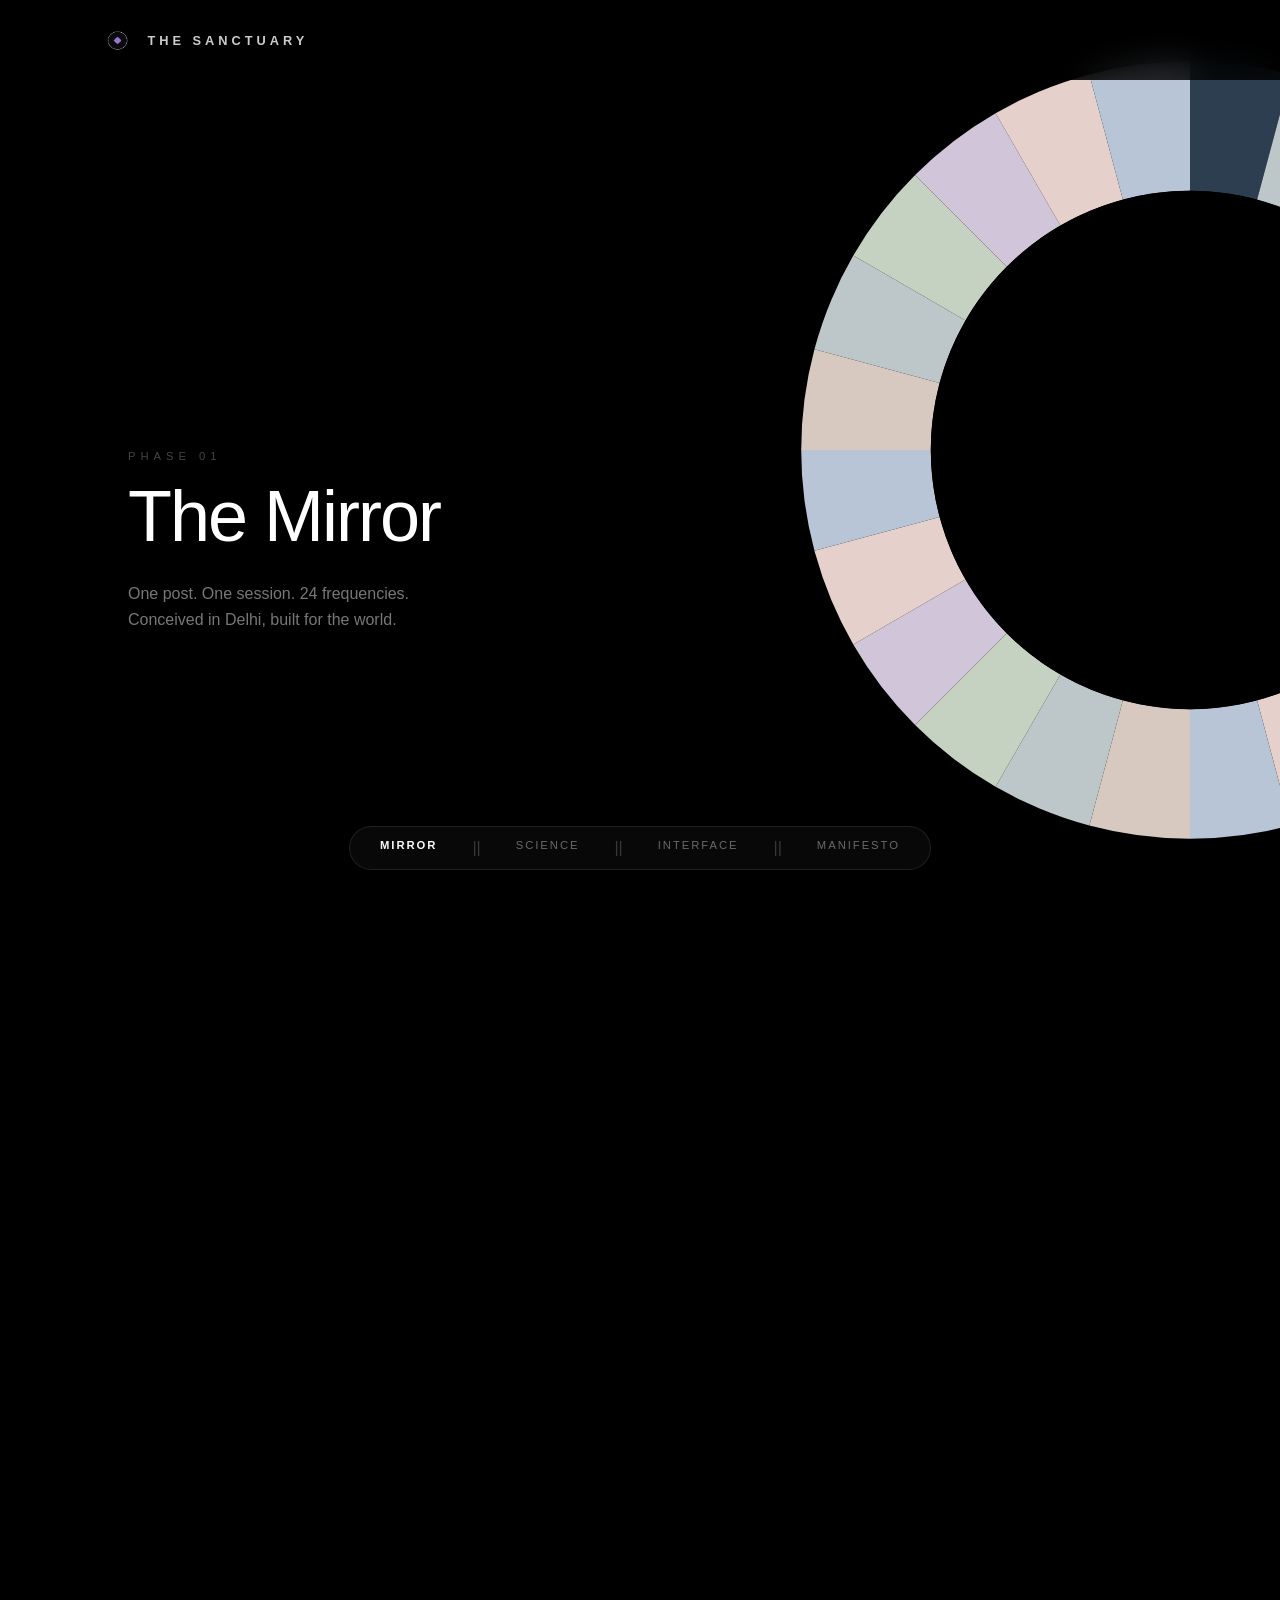
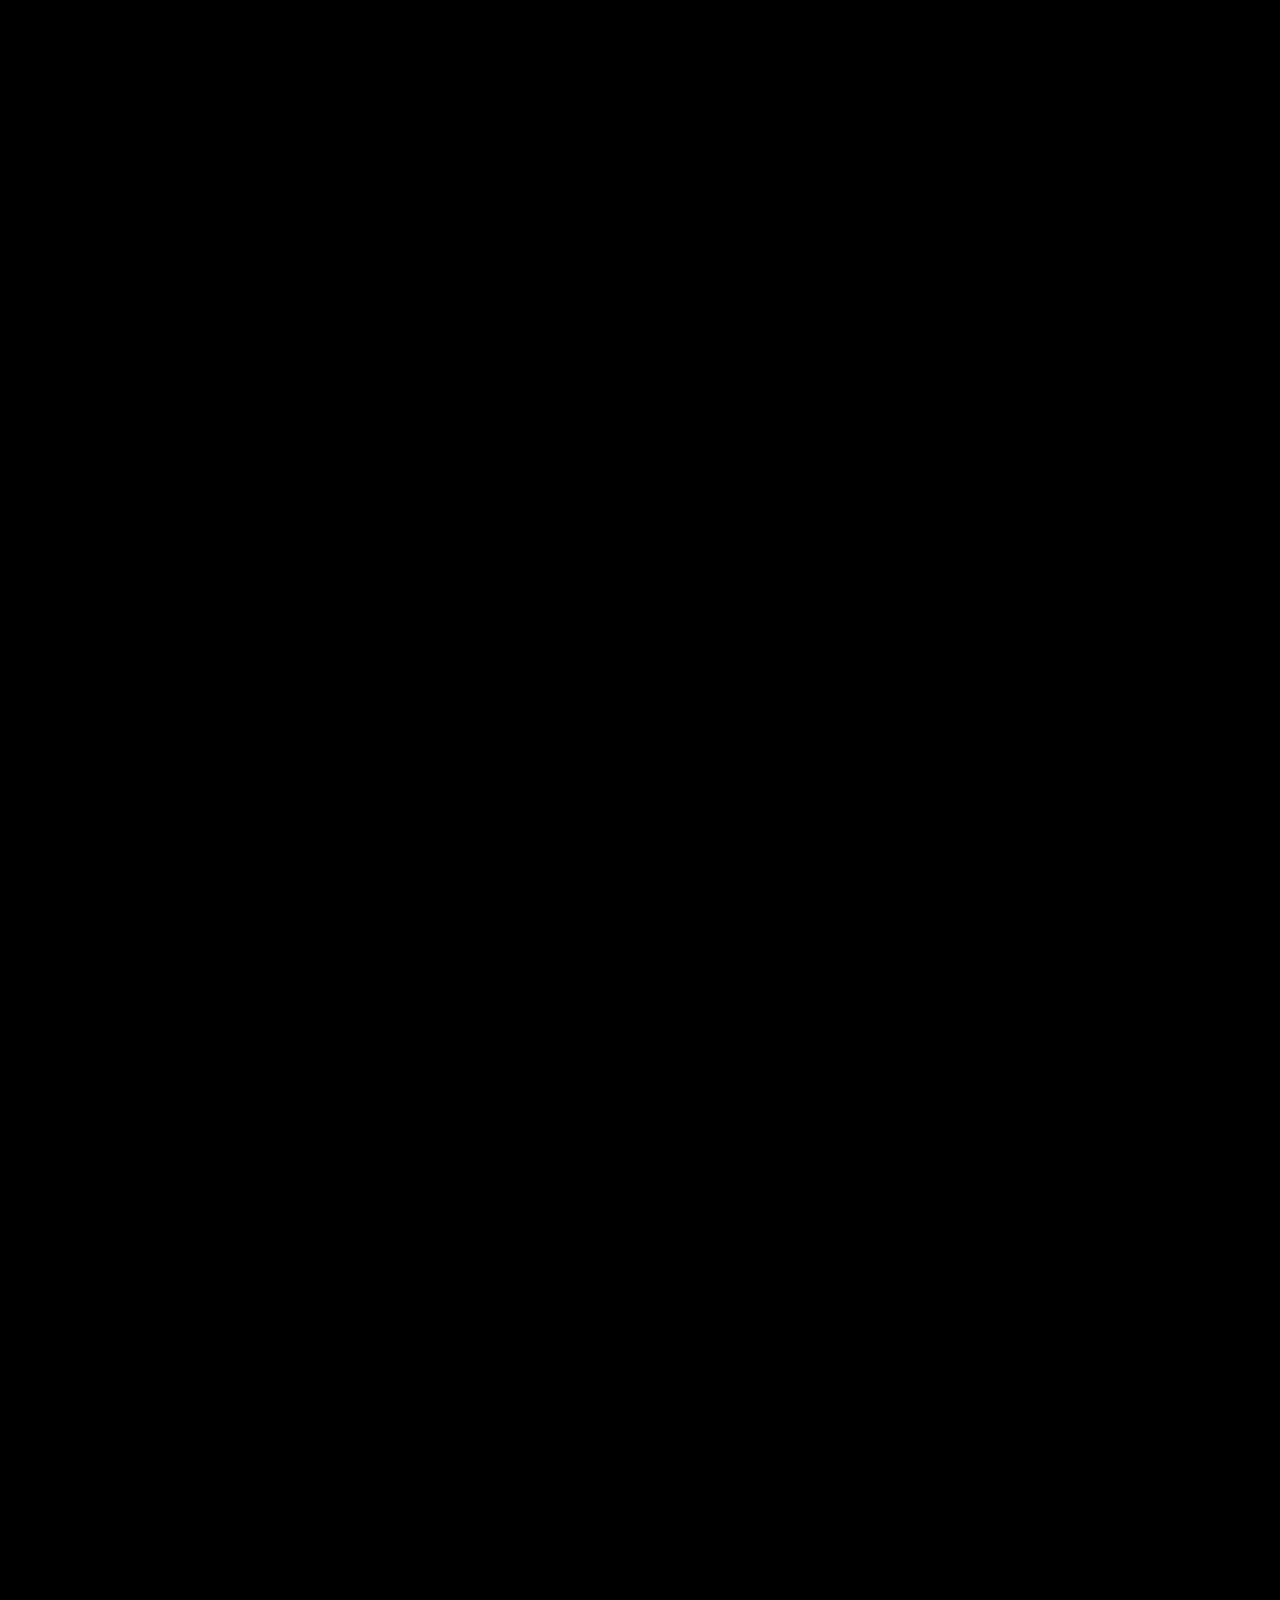
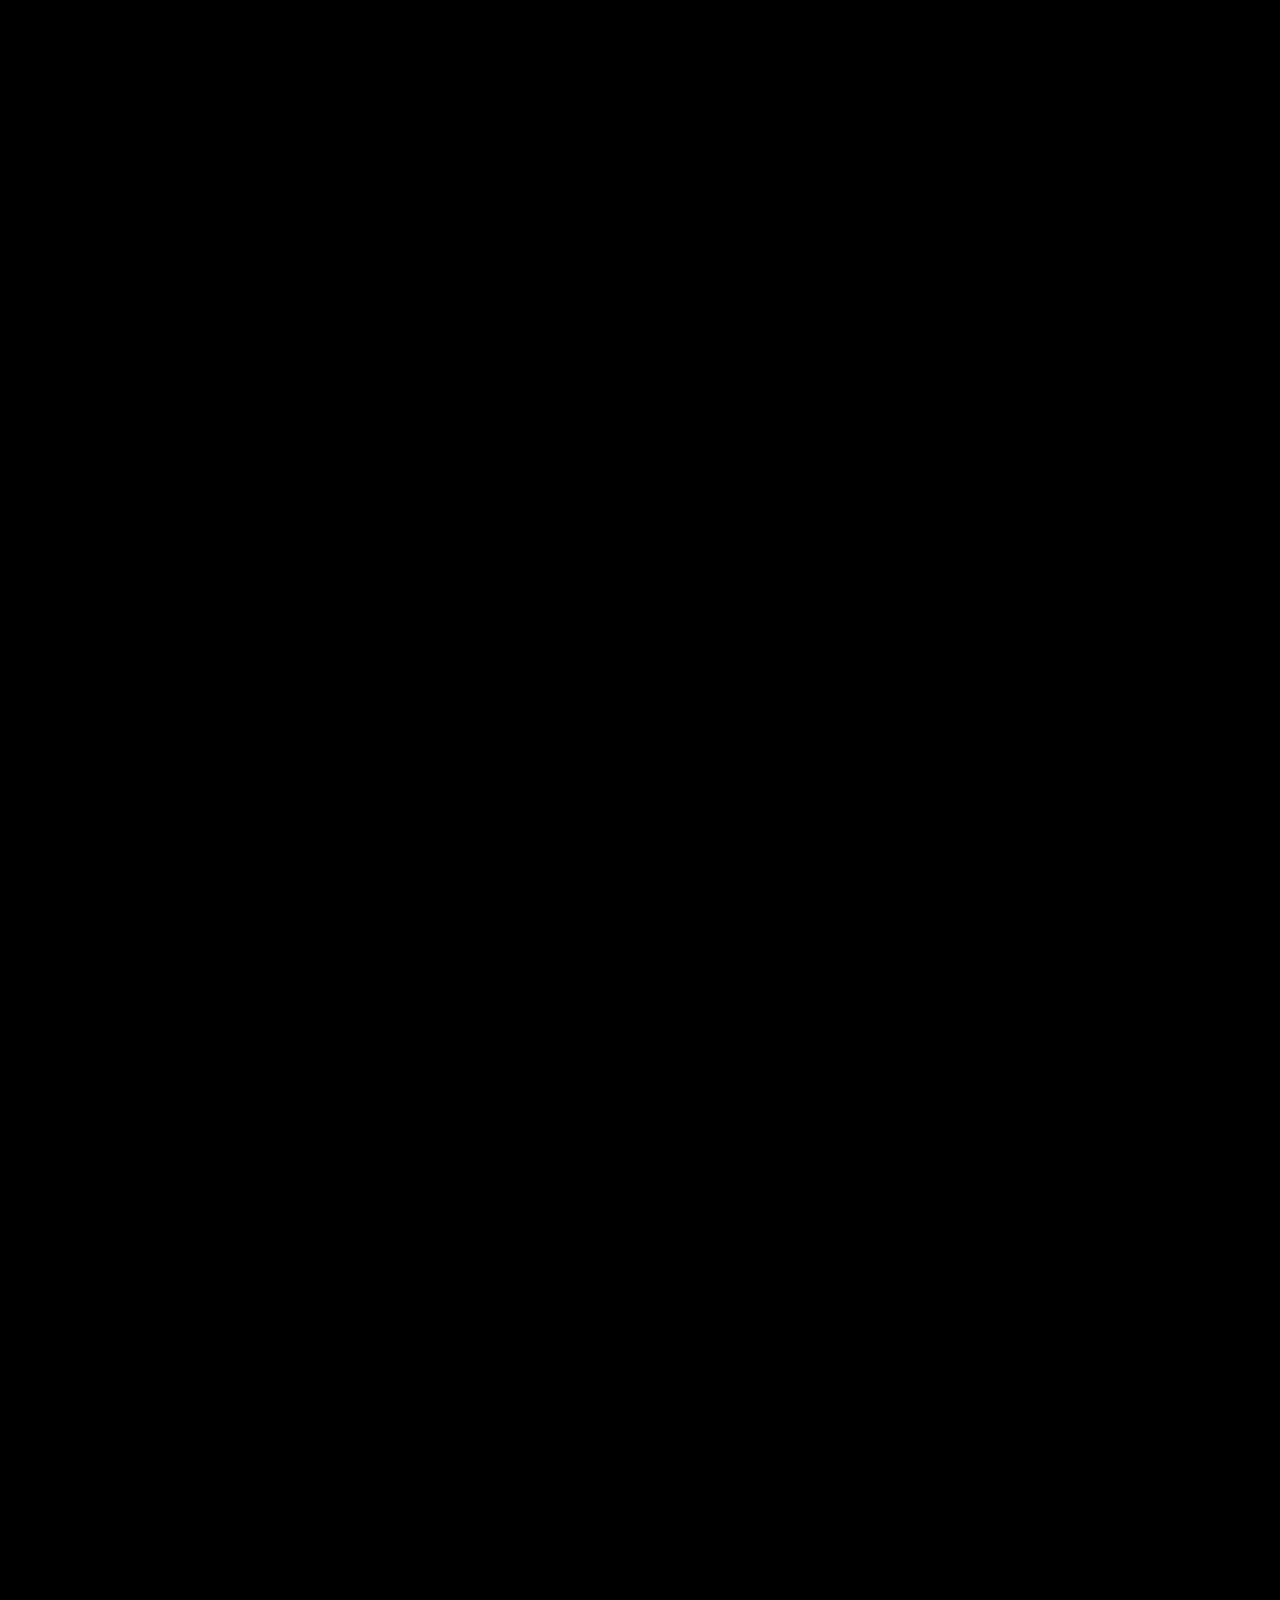
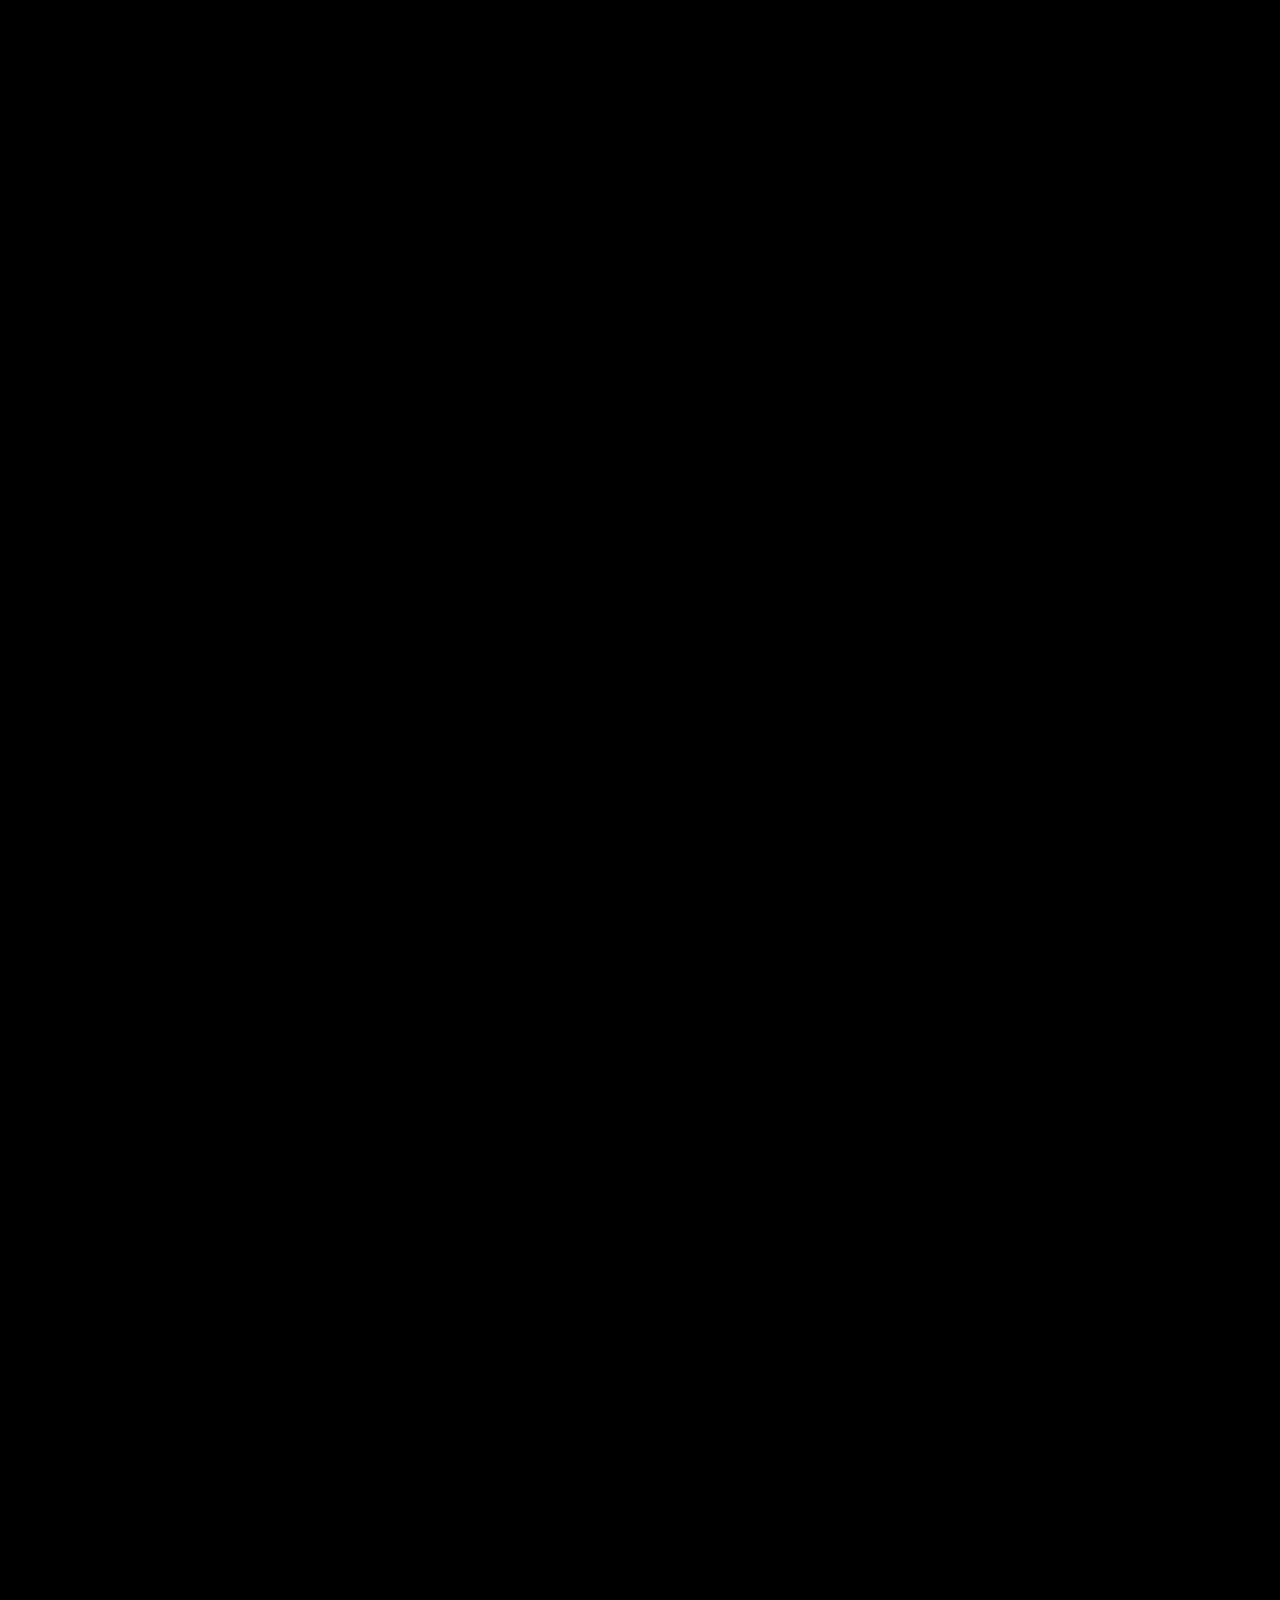
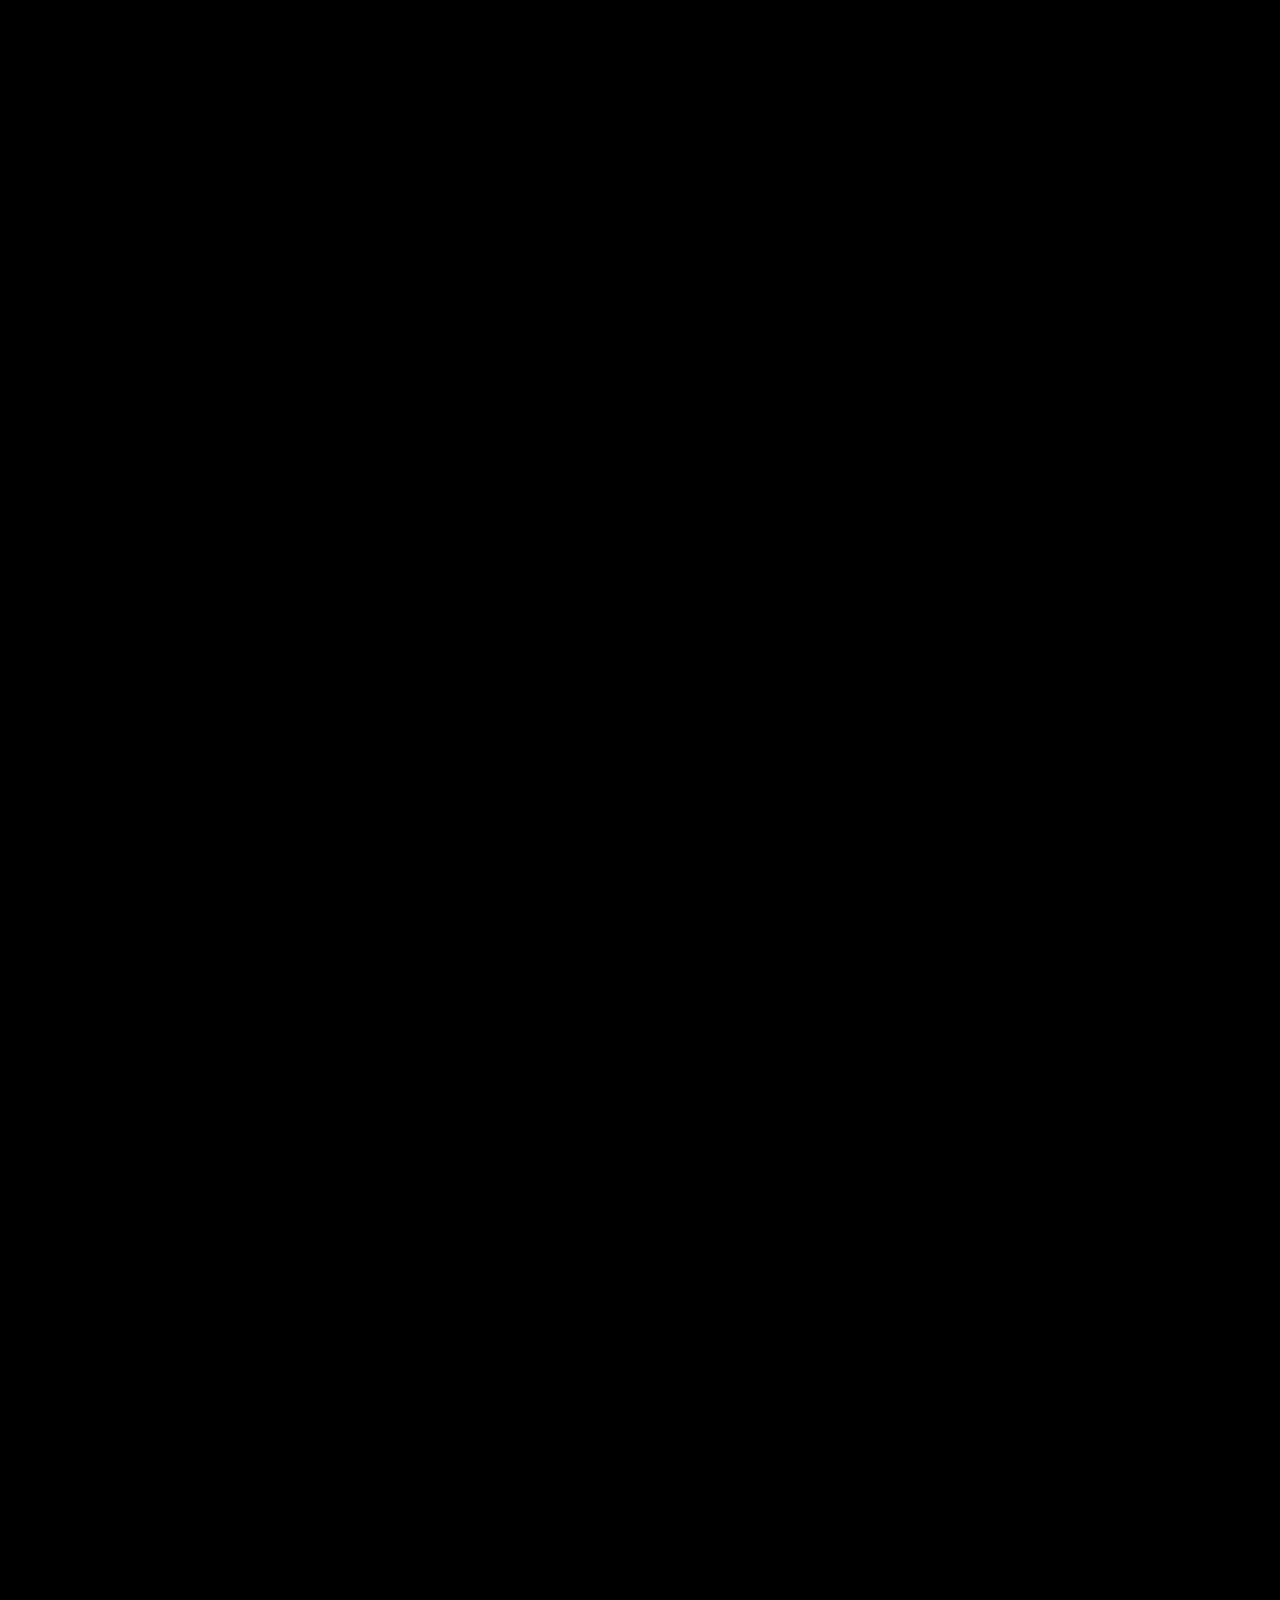
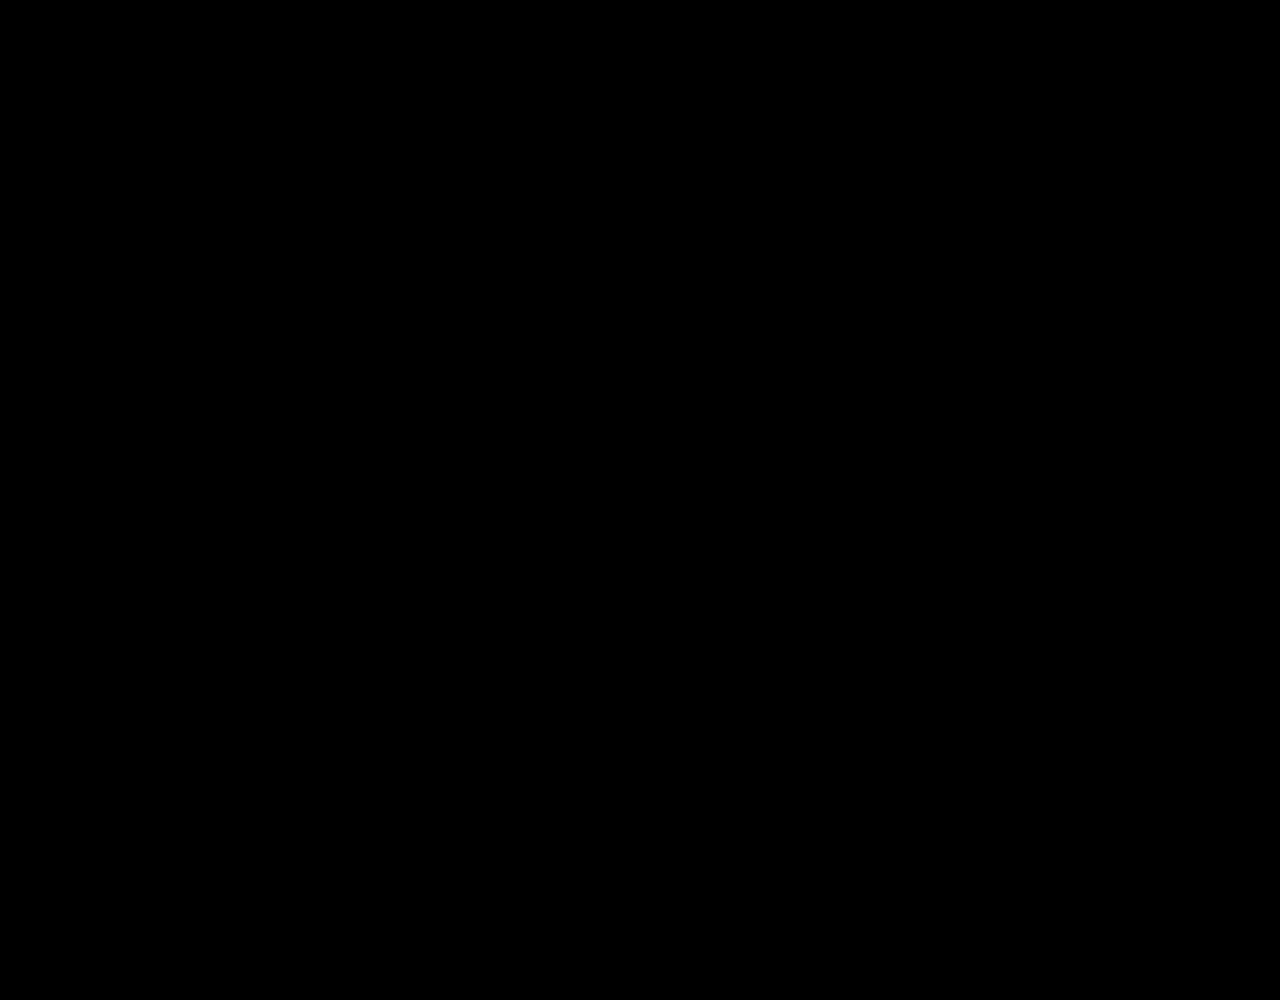
<file: index.html>
<!DOCTYPE html>
<html lang="en">
<head>
    <meta charset="UTF-8">
    <meta name="viewport" content="width=device-width, initial-scale=1.0, maximum-scale=1.0, user-scalable=no">
    <title>The Sanctuary</title>
    <link rel="icon" type="image/png" href="favicon.png">
    <link rel="apple-touch-icon" href="apple-touch-icon.png">
    <link rel="stylesheet" href="global.css">
    <script src="transitions.js" defer></script>
    <style>
        /* UI LAYER - GRANULAR FADING */
        #ui-layer { position: fixed; left: 10%; top: 50%; transform: translateY(-50%); width: 40%; z-index: 50; pointer-events: none; }
        .text-group { 
            position: absolute; width: 100%; top: 0; 
            transition: visibility 0.3s; /* Visibility still used for click-through stability */
            visibility: hidden; opacity: 0; 
            will-change: opacity, transform;
        }
        .text-group.visible { visibility: visible; }

        .label { font-size: 0.7rem; color: var(--muted); text-transform: uppercase; letter-spacing: 5px; margin-bottom: 15px; }
        .title { font-size: clamp(3rem, 7vw, 4.5rem); font-weight: 200; margin: 0; letter-spacing: -2px; line-height: 1.1; }
        .desc { margin-top: 25px; color: #777; font-size: 1rem; line-height: 1.6; max-width: 350px; font-weight: 300; }

        /* THE DONUT TICKER RIG */
        #ticker-rig { position: fixed; right: -35vh; top: 50%; transform: translateY(-50%); width: 90vh; height: 90vh; z-index: 10; pointer-events: none; }
        #donut-svg { width: 100%; height: 100%; filter: drop-shadow(-20px 10px 40px rgba(0,0,0,0.5)); will-change: transform; }
        .segment { stroke: rgba(255,255,255,0.02); stroke-width: 0.3; transition: fill 0.3s ease; }

        .scroll-space { height: 1000vh; }

        /* FINAL SECTION */
        #final-section { height: 100vh; width: 100%; display: flex; align-items: center; justify-content: center; position: fixed; top: 0; left: 0; z-index: 30; opacity: 0; pointer-events: none; }
        .final-title { font-weight: 200; font-size: 2.2rem; margin: 0; letter-spacing: -1px; }
        .final-label { color: #555; font-size: 0.85rem; margin-top: 10px; }
        .cta { background: #D1A57A; color: #000; border: none; padding: 15px 40px; margin-top: 25px; font-weight: 600; border-radius: 2px; cursor: pointer; pointer-events: all; }

        /* MOBILE OPTIMIZATIONS */
        @media (max-width: 768px) {
            #ui-layer { position: fixed; top: 44%; right: 8vw; left: auto; width: 60vw; transform: translateY(-50%); text-align: right; z-index: 100; pointer-events: none; }
            .text-group { top: 0; transform: none; display: flex; flex-direction: column; align-items: flex-end; }
            .desc { margin-left: auto; margin-right: 0; text-align: right; text-shadow: 0 2px 15px rgba(0,0,0,0.9); }
            .title { text-align: right; text-shadow: 0 4px 20px rgba(0,0,0,0.9); line-height: 1; font-size: clamp(2rem, 10vw, 3.2rem); }
            .label { text-align: right; text-shadow: 0 2px 10px rgba(0,0,0,0.9); }
            #ticker-rig { position: fixed; top: 50%; right: -35vw; bottom: auto; transform: translateY(-50%); width: 130vw; height: 130vw; z-index: 50; }
        }
    </style>
</head>
<body>
    <div class="grain"></div>

    <a href="index.html" id="top-gateway">
        <img src="Unknown.png" alt="Sanctuary Logo">
        <span id="gateway-title">THE SANCTUARY</span>
    </a>

    <nav>
        <a href="index.html" class="active">MIRROR</a> <span style="opacity:0.2">||</span>
        <a href="science.html">SCIENCE</a> <span style="opacity:0.2">||</span>
        <a href="interface.html">INTERFACE</a> <span style="opacity:0.2">||</span>
        <a href="manifesto.html">MANIFESTO</a>
    </nav>

    <main>
    <div id="ui-layer">
        <div id="hero-text" class="text-group visible" style="opacity: 1;">
            <div class="label">Phase 01</div>
            <h1 class="title">The Mirror</h1>
            <p class="desc">One post. One session. 24 frequencies. Conceived in Delhi, built for the world.</p>
        </div>
        <div id="ticker-text" class="text-group">
            <div id="freq-num" class="label">Frequency 01/24</div>
            <h1 id="active-cat" class="title">Science</h1>
        </div>
    </div>

    <div class="scroll-space"></div>

    <section id="final-section">
        <div style="text-align:center;">
            <h1 class="final-title">Enter the Sanctuary</h1>
            <p class="final-label">Global Beta now rolling.</p>
            <button class="cta" data-tally-open="7R9RWa" data-tally-layout="modal">Request Access</button>
        </div>
    </section>

    <div id="ticker-rig">
        <svg id="donut-svg" viewBox="0 0 100 100" aria-hidden="true">
            <g id="segments-group"></g>
            <circle cx="50" cy="50" r="32" fill="black" /> 
        </svg>
    </div>
    </main>

    <script>
        const segmentsGroup = document.getElementById('segments-group');
        const donutSvg = document.getElementById('donut-svg');
        const hero = document.getElementById('hero-text');
        const ticker = document.getElementById('ticker-text');
        const activeCat = document.getElementById('active-cat');
        const freqNum = document.getElementById('freq-num');
        const tickerRig = document.getElementById('ticker-rig');
        const finalSection = document.getElementById('final-section');

        const colors = ['#D8C9C0', '#BDC7C9', '#C5D1C1', '#D1C5D9', '#E5D0CC', '#B8C5D6'];
        const categories = ["Science", "Philosophy", "Art", "History", "Nature", "Literature", "Mindfulness", "Economics", "Music", "Tech", "Wellness", "Design", "Astronomy", "Sociology", "Poetry", "Biology", "Physics", "Ethics", "Psychology", "Space", "Geography", "Math", "Culture", "Silence"];
        const paths = [];

        for (let i = 0; i < 24; i++) {
            const path = document.createElementNS("http://www.w3.org/2000/svg", "path");
            path.setAttribute("d", describeArc(50, 50, 48, 32, i * 15, (i + 1) * 15));
            path.setAttribute("fill", colors[i % colors.length]);
            segmentsGroup.appendChild(path);
            paths.push(path);
        }

        function describeArc(x, y, r, ir, start, end){
            const s = polToCar(x, y, r, end), e = polToCar(x, y, r, start), si = polToCar(x, y, ir, end), ei = polToCar(x, y, ir, start);
            return [`M`,s.x,s.y,`A`,r,r,0,0,0,e.x,e.y,`L`,ei.x,ei.y,`A`,ir,ir,0,0,1,si.x,si.y,`Z`].join(" ");
        }
        function polToCar(cx, cy, r, deg) { const rad = (deg - 90) * Math.PI / 180.0; return { x: cx + (r * Math.cos(rad)), y: cy + (r * Math.sin(rad)) }; }

        function render() {
            const scrollY = window.pageYOffset;
            const maxScroll = document.documentElement.scrollHeight - window.innerHeight;
            const pct = Math.max(0, Math.min(1, scrollY / maxScroll));

            const curRot = pct * 360;
            donutSvg.style.transform = `rotate(${curRot}deg)`;

            const activeIndex = Math.floor(curRot / 15) % 24;
            if (window.lastActiveIndex !== activeIndex) {
                paths.forEach((p, i) => p.setAttribute("fill", i === activeIndex ? '#2D3E50' : colors[i % colors.length]));
                activeCat.innerText = categories[activeIndex];
                freqNum.innerText = `Frequency ${String(activeIndex + 1).padStart(2, '0')}/24`;
                window.lastActiveIndex = activeIndex;
            }

            // GRANULAR FADING ENGINE
            // 1. Hero Text Fade Out (0% to 10%)
            if (pct < 0.1) {
                const opacity = 1 - (pct / 0.1);
                hero.style.opacity = opacity;
                hero.classList.add('visible');
                ticker.style.opacity = pct / 0.1;
                ticker.classList.add('visible');
                tickerRig.style.opacity = 1;
                finalSection.style.opacity = 0;
            } 
            // 2. Ticker Text Peak (10% to 80%)
            else if (pct >= 0.1 && pct < 0.8) {
                hero.style.opacity = 0;
                hero.classList.remove('visible');
                ticker.style.opacity = 1;
                ticker.classList.add('visible');
                tickerRig.style.opacity = 1;
                finalSection.style.opacity = 0;
            } 
            // 3. Ticker Out / Final In (80% to 100%)
            else {
                const fadeOut = 1 - ((pct - 0.8) / 0.2);
                const fadeIn = (pct - 0.8) / 0.2;
                hero.classList.remove('visible');
                ticker.style.opacity = fadeOut;
                tickerRig.style.opacity = fadeOut;
                finalSection.style.opacity = fadeIn;
                if (pct > 0.95) {
                    finalSection.style.pointerEvents = "all";
                    ticker.classList.remove('visible');
                } else {
                    finalSection.style.pointerEvents = "none";
                    ticker.classList.add('visible');
                }
            }

            requestAnimationFrame(render);
        }
        render();
    </script>
    <script async src="https://tally.so/widgets/embed.js"></script>
</body>
</html>
</file>
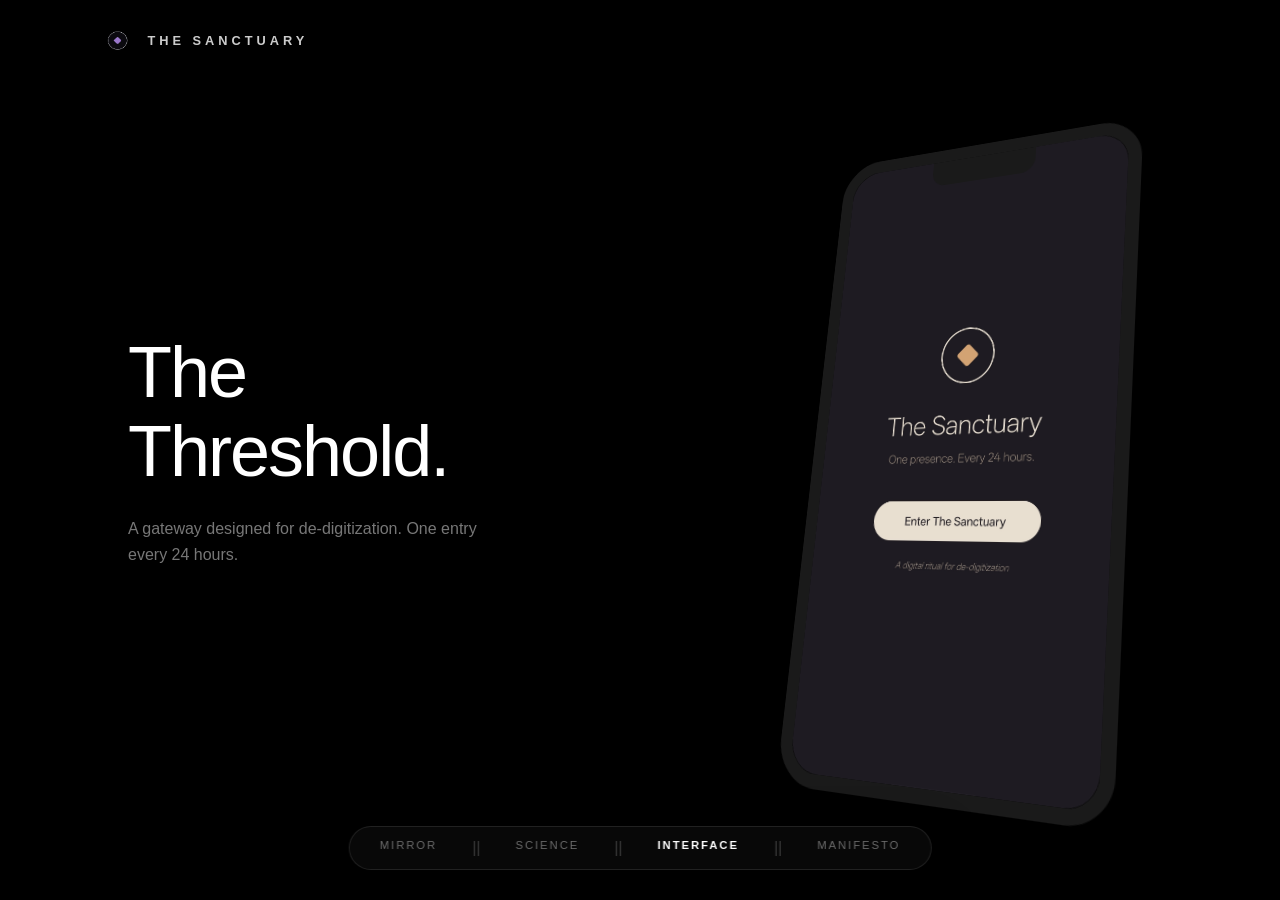
<file: interface.html>
<!DOCTYPE html>
<html lang="en">
<head>
    <meta charset="UTF-8">
    <meta name="viewport" content="width=device-width, initial-scale=1.0, maximum-scale=1.0, user-scalable=no">
    <title>The Interface | The Sanctuary</title>
    <link rel="icon" type="image/png" href="favicon.png">
    <link rel="apple-touch-icon" href="apple-touch-icon.png">
    <link rel="stylesheet" href="global.css">
    <script src="transitions.js" defer></script>
    <style>
        body, html {
            overflow: hidden;
            height: 100%;
            touch-action: none;
            overscroll-behavior: none;
        }
        
        /* STICKY CONTAINER */
        .sticky-container {
            height: 100vh;
            position: relative;
            width: 100%;
        }
        .sticky-wrapper {
            position: sticky;
            top: 0;
            height: 100vh;
            display: flex;
            overflow: hidden;
            width: 100%;
        }

        /* FLEX LAYOUT FOR DESKTOP & MOBILE */
        .text-container {
            display: flex;
            align-items: center;
            position: relative;
            z-index: 20;
        }
        .phone-container {
            display: flex;
            align-items: center;
            justify-content: center;
            perspective: 1000px; /* 3D effect container */
            z-index: 10;
        }

        /* RESPONSIVE BREAKPOINTS */
        @media (max-width: 767px) {
            .sticky-wrapper {
                flex-direction: column;
                padding-top: 80px; /* Space for gateway */
                padding-bottom: 100px; /* Space for nav */
                box-sizing: border-box;
            }
            .text-container {
                width: 100%;
                height: 35%;
                justify-content: center;
                padding: 10px 8% 0;
                box-sizing: border-box;
            }
            .phone-container {
                width: 100%;
                height: 65%;
            }
            .phone-frame {
                transform: scale(0.6) rotateX(10deg) rotateY(-10deg) rotateZ(2deg) !important;
            }
        }
        @media (min-width: 768px) {
            .sticky-wrapper {
                flex-direction: row;
            }
            .text-container {
                width: 50%;
                height: 100vh;
                padding-left: 10%;
                padding-right: 5%;
                box-sizing: border-box;
            }
            .phone-container {
                width: 50%;
                height: 100vh;
            }
        }

        /* CAPTIONS */
        .caption-wrapper {
            position: relative;
            width: 100%;
            height: 250px; 
        }
        .caption {
            position: absolute;
            top: 50%;
            left: 0;
            width: 100%;
            transform: translateY(-50%) translateY(30px);
            opacity: 0;
            transition: opacity 0.8s ease, transform 0.8s ease;
            font-size: 1rem;
            color: #777;
            font-weight: 300;
            line-height: 1.6;
            max-width: 350px;
            pointer-events: none;
        }
        .caption strong {
            display: block;
            color: #fff;
            font-size: clamp(3rem, 7vw, 4.5rem);
            font-weight: 200;
            margin: 0 0 25px 0;
            letter-spacing: -2px;
            line-height: 1.1;
        }
        .caption.active {
            opacity: 1;
            transform: translateY(-50%) translateY(0);
        }

        /* 3D iPHONE MOCKUP */
        .phone-frame {
            width: 320px;
            height: 650px;
            background: #000;
            border-radius: 45px;
            border: 14px solid #1a1a1a;
            box-shadow: 
                inset 0 0 0 2px #0a0a0a,
                -15px 25px 40px rgba(0,0,0,0.8),
                -30px 50px 80px rgba(0,0,0,0.6);
            transform: rotateX(15deg) rotateY(-25deg) rotateZ(5deg);
            position: relative;
            transform-style: preserve-3d;
            will-change: transform;
        }
        .phone-inner {
            width: 100%;
            height: 100%;
            border-radius: 32px;
            overflow: hidden;
            position: relative;
            background: #111;
        }
        .phone-notch {
            position: absolute;
            top: 0;
            left: 50%;
            transform: translateX(-50%);
            width: 120px;
            height: 28px;
            background: #1a1a1a;
            border-bottom-left-radius: 16px;
            border-bottom-right-radius: 16px;
            z-index: 10;
        }
        .phone-screen {
            width: 100%;
            height: 800%; /* 8 Screens */
            display: flex;
            flex-direction: column;
            will-change: transform;
        }
        .phone-screen img {
            width: 100%;
            height: 12.5%; /* 100% / 8 */
            object-fit: cover;
            pointer-events: none;
        }
    </style>
</head>
<body>
    <div class="grain"></div>

    <a href="index.html" id="top-gateway">
        <img src="Unknown.png" alt="Sanctuary Logo">
        <span id="gateway-title">THE SANCTUARY</span>
    </a>

    <nav>
        <a href="index.html">MIRROR</a> <span style="opacity:0.2">||</span>
        <a href="science.html">SCIENCE</a> <span style="opacity:0.2">||</span>
        <a href="interface.html" class="active">INTERFACE</a> <span style="opacity:0.2">||</span>
        <a href="manifesto.html">MANIFESTO</a>
    </nav>

    <main>
    <div class="sticky-container">
        <div class="sticky-wrapper">
            <div class="text-container">
                <div class="caption-wrapper">
                    <div class="caption active">
                        <strong>The Threshold.</strong> 
                        A gateway designed for de-digitization. One entry every 24 hours.
                    </div>
                    <div class="caption">
                        <strong>Presence, not Frequency.</strong> 
                        We don't want your time; we want your clarity. Make your arrival count.
                    </div>
                    <div class="caption">
                        <strong>Scarcity Restores Value.</strong> 
                        One opportunity each day to speak or share. No noise, no threads.
                    </div>
                    <div class="caption">
                        <strong>Reclaim Your World.</strong> 
                        Arrive, contribute, and then leave. Return to the physical world sharper.
                    </div>
                    <div class="caption">
                        <strong>The Environmental Anchor.</strong> 
                        An interface that syncs with your local light and atmosphere.
                    </div>
                    <div class="caption">
                        <strong>The Frequency Wheel.</strong> 
                        24 windows of human thought. Choose your lane and enter the silence.
                    </div>
                    <div class="caption">
                        <strong>The Forge.</strong> 
                        Craft your single artifact for the day. Make it thoughtful; make it permanent.
                    </div>
                    <div class="caption">
                        <strong>The Intellectual Legacy.</strong> 
                        A roadmap of your journey defined by resonance, not followers.
                    </div>
                </div>
            </div>
            <div class="phone-container">
                <div class="phone-frame" id="phone-3d">
                    <div class="phone-inner">
                        <div class="phone-notch"></div>
                        <div class="phone-screen" id="scrolling-screen">
                            <img src="sanctuary.jpg" alt="The Threshold">
                            <img src="intro1.jpg" alt="Presence, not Frequency">
                            <img src="intro2.jpg" alt="Scarcity Restores Value">
                            <img src="intro3.jpg" alt="Reclaim Your World">
                            <img src="welcome.jpg" alt="The Environmental Anchor">
                            <img src="donut.jpg" alt="The Frequency Wheel">
                            <img src="forge.jpg" alt="The Forge">
                            <img src="legacy.jpg" alt="The Intellectual Legacy">
                        </div>
                    </div>
                </div>
            </div>
        </div>
    </div>
    </main>
    
    <script>
        const stickyContainer = document.querySelector('.sticky-container');
        const phoneScreen = document.getElementById('scrolling-screen');
        const phone3D = document.getElementById('phone-3d');
        const captions = document.querySelectorAll('.caption');
        const totalScreens = captions.length;

        let currentProgress = 0;
        let targetProgress = 0;

        // Custom Gesture Hijacking
        window.addEventListener('wheel', (e) => {
            targetProgress += e.deltaY * 0.0015;
            targetProgress = Math.max(0, Math.min(1, targetProgress));
        }, {passive: false});

        let touchStartY = 0;
        window.addEventListener('touchstart', (e) => {
            touchStartY = e.touches[0].clientY;
        }, {passive: false});

        window.addEventListener('touchmove', (e) => {
            e.preventDefault(); // Prevents native bouncing
            let touchY = e.touches[0].clientY;
            let deltaY = touchStartY - touchY;
            targetProgress += deltaY * 0.002;
            targetProgress = Math.max(0, Math.min(1, targetProgress));
            touchStartY = touchY;
        }, {passive: false});

        function render() {
            // Smooth interpolation for the scroll (easing)
            currentProgress += (targetProgress - currentProgress) * 0.05; // Heavier, premium lerp

            if (Math.abs(targetProgress - currentProgress) > 0.0001) {
                // Slide internal screens across 8 stages (0 to -87.5%)
                const translatePct = currentProgress * -87.5;
                phoneScreen.style.transform = `translateY(${translatePct}%)`;
            }

            // Ensure the exact mapped index for crossfades
            let activeIndex = Math.min(totalScreens - 1, Math.floor((currentProgress * totalScreens) + 0.1));
            
            if (window.lastActiveIndex !== activeIndex) {
                captions.forEach((cap, index) => {
                    if (index === activeIndex) {
                        cap.classList.add('active');
                    } else {
                        cap.classList.remove('active');
                    }
                });
                window.lastActiveIndex = activeIndex;
            }

            requestAnimationFrame(render);
        }

        render();
    </script>
    <script async src="https://tally.so/widgets/embed.js"></script>
</body>
</html>
</file>
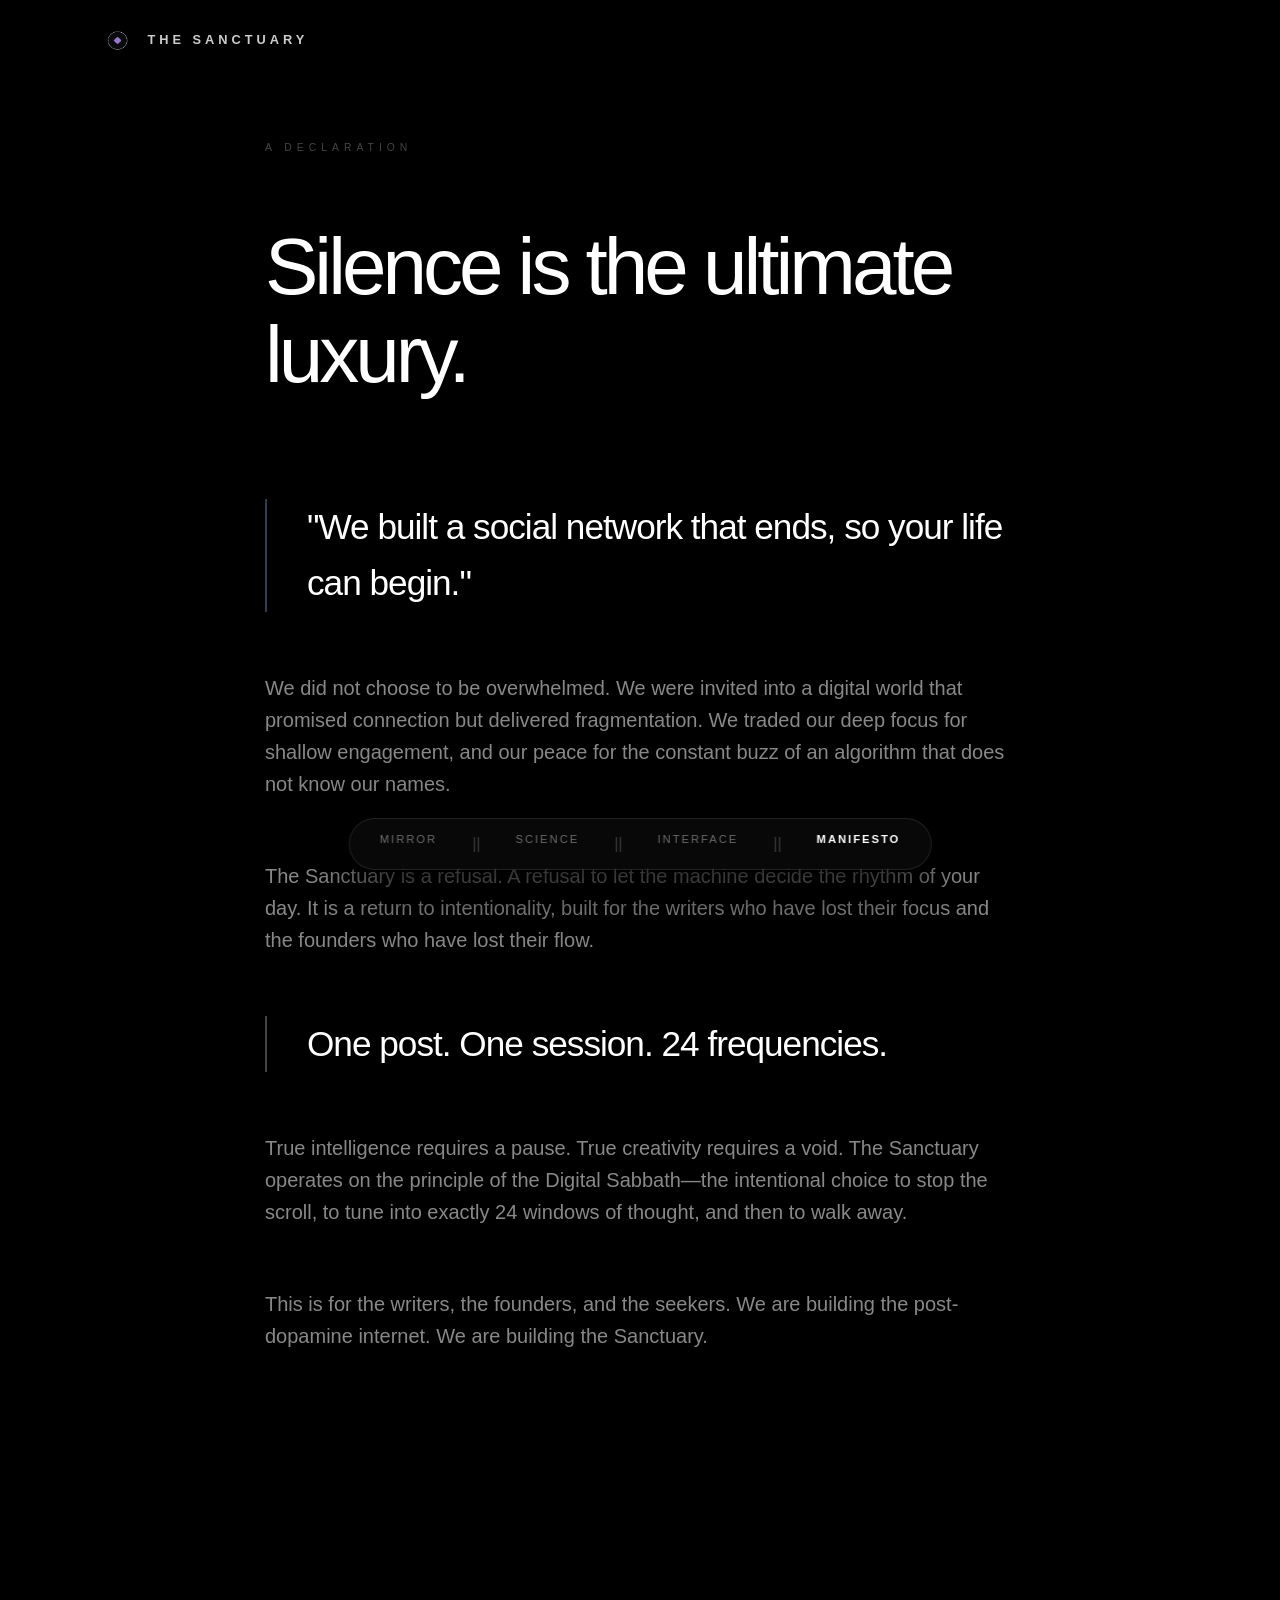
<file: manifesto.html>
<!DOCTYPE html>
<html lang="en">
<head>
    <meta charset="UTF-8">
    <meta name="viewport" content="width=device-width, initial-scale=1.0, maximum-scale=1.0, user-scalable=no">
    <title>The Manifesto | The Sanctuary</title>
    <link rel="icon" type="image/png" href="favicon.png">
    <link rel="apple-touch-icon" href="apple-touch-icon.png">
    <link rel="stylesheet" href="global.css">
    <script src="transitions.js" defer></script>
    <style>
        body, html { line-height: 1.6; }
        article { max-width: 750px; margin: 140px auto 250px; padding: 0 30px; }
        .label { font-size: 0.65rem; color: var(--muted); text-transform: uppercase; letter-spacing: 5px; margin-bottom: 40px; display: block; font-family: sans-serif; }
        h1 { font-size: clamp(2.5rem, 8vw, 5rem); font-weight: 200; letter-spacing: -4px; line-height: 1.1; margin-bottom: 100px; color: #fff; }
        .section-quote { font-size: 2.2rem; font-weight: 200; color: #fff; margin-bottom: 60px; border-left: 2px solid var(--accent); padding-left: 40px; letter-spacing: -1px; }
        p { font-size: 1.25rem; color: #888; margin-bottom: 60px; font-weight: 300; font-family: sans-serif; }

        @media (max-width: 768px) {
            article { margin: 100px auto 150px; padding: 0 20px; }
            h1 { margin-bottom: 60px; }
            .section-quote { font-size: 1.5rem; padding-left: 20px; margin-bottom: 40px; }
            p { margin-bottom: 40px; }
        }
    </style>
</head>
<body>
    <div class="grain"></div>

    <a href="index.html" id="top-gateway">
        <img src="Unknown.png" alt="Sanctuary Logo">
        <span id="gateway-title">THE SANCTUARY</span>
    </a>

    <nav>
        <a href="index.html">MIRROR</a> <span style="opacity:0.2">||</span>
        <a href="science.html">SCIENCE</a> <span style="opacity:0.2">||</span>
        <a href="interface.html">INTERFACE</a> <span style="opacity:0.2">||</span>
        <a href="manifesto.html" class="active">MANIFESTO</a>
    </nav>

    <main>
    <article>
        <span class="label">A Declaration</span>
        <h1>Silence is the ultimate luxury.</h1>
        <div class="section-quote">"We built a social network that ends, so your life can begin."</div>
        <p>We did not choose to be overwhelmed. We were invited into a digital world that promised connection but delivered fragmentation. We traded our deep focus for shallow engagement, and our peace for the constant buzz of an algorithm that does not know our names.</p>
        <p>The Sanctuary is a refusal. A refusal to let the machine decide the rhythm of your day. It is a return to intentionality, built for the writers who have lost their focus and the founders who have lost their flow.</p>
        <div class="section-quote" style="border-left-color: #444;">One post. One session. 24 frequencies.</div>
        <p>True intelligence requires a pause. True creativity requires a void. The Sanctuary operates on the principle of the Digital Sabbath—the intentional choice to stop the scroll, to tune into exactly 24 windows of thought, and then to walk away.</p>
        <p>This is for the writers, the founders, and the seekers. We are building the post-dopamine internet. We are building the Sanctuary.</p>
    </article>
    </main>
    <script async src="https://tally.so/widgets/embed.js"></script>
</body>
</html>
</file>
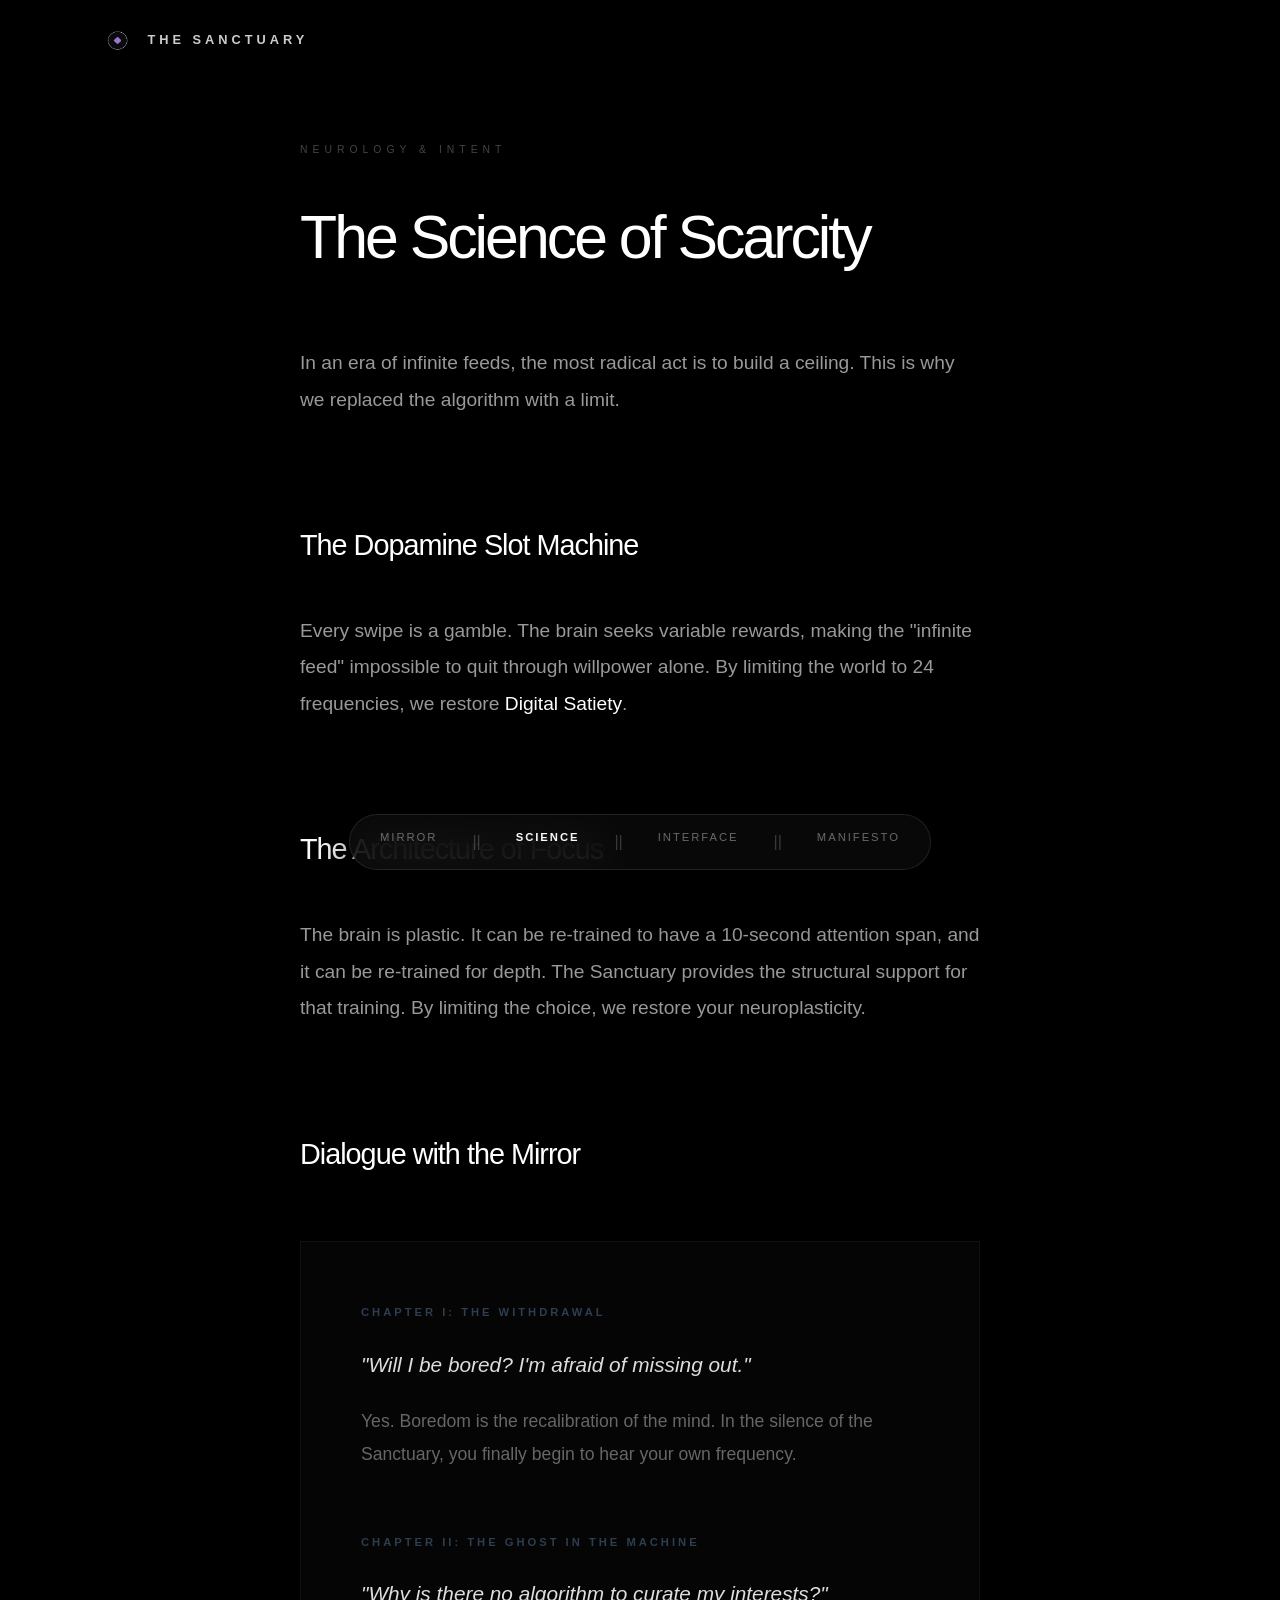
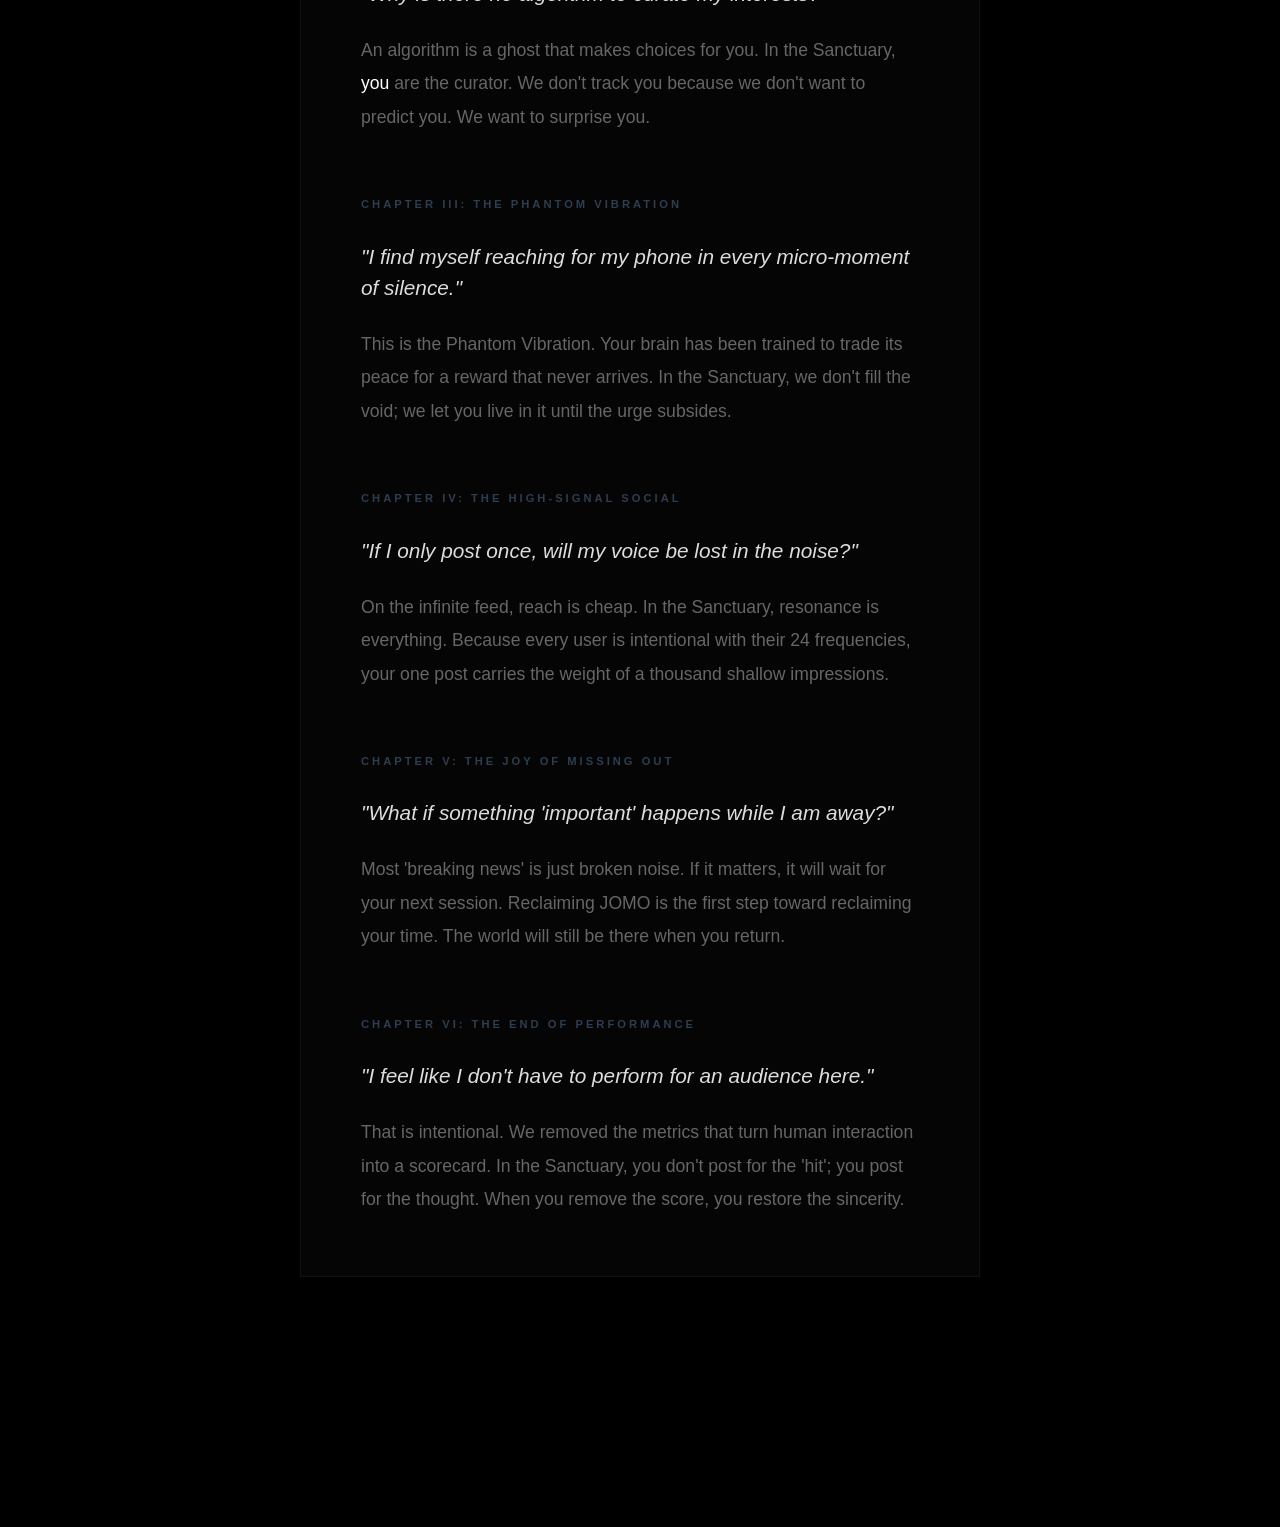
<file: science.html>
<!DOCTYPE html>
<html lang="en">
<head>
    <meta charset="UTF-8">
    <meta name="viewport" content="width=device-width, initial-scale=1.0, maximum-scale=1.0, user-scalable=no">
    <title>The Science | The Sanctuary</title>
    <link rel="icon" type="image/png" href="favicon.png">
    <link rel="apple-touch-icon" href="apple-touch-icon.png">
    <link rel="stylesheet" href="global.css">
    <script src="transitions.js" defer></script>
    <style>
        body, html { line-height: 1.9; }
        article { max-width: 680px; margin: 140px auto 250px; padding: 0 30px; }
        .label { font-size: 0.65rem; color: var(--muted); text-transform: uppercase; letter-spacing: 5px; display: block; margin-bottom: 20px; }
        h1 { font-size: clamp(2.5rem, 6vw, 3.8rem); font-weight: 200; margin: 0 0 50px; letter-spacing: -3px; color: #fff; }
        h2 { font-size: 1.8rem; font-weight: 300; margin-top: 100px; margin-bottom: 40px; color: #fff; letter-spacing: -1px; }
        p { font-size: 1.2rem; color: #999; font-weight: 300; margin-bottom: 35px; }
        strong { color: #fff; font-weight: 400; }

        .dialogue-box { background: #050505; border: 1px solid var(--line); padding: 60px; margin-top: 60px; }
        .chapter-label { font-size: 0.7rem; color: var(--accent); letter-spacing: 3px; text-transform: uppercase; font-weight: 600; margin-bottom: 25px; display: block; }
        .thought { font-size: 1.3rem; color: #ddd; font-style: italic; display: block; margin-bottom: 25px; line-height: 1.5; }
        .realization { color: #666; font-size: 1.1rem; margin-bottom: 60px; display: block; }
        .realization:last-child { margin-bottom: 0; }

        @media (max-width: 768px) {
            article { margin: 100px auto 150px; padding: 0 20px; }
            .dialogue-box { padding: 30px 20px; margin-top: 40px; }
            .realization { margin-bottom: 40px; }
        }
    </style>
</head>
<body>
    <div class="grain"></div>

    <a href="index.html" id="top-gateway">
        <img src="Unknown.png" alt="Sanctuary Logo">
        <span id="gateway-title">THE SANCTUARY</span>
    </a>

    <nav>
        <a href="index.html">MIRROR</a> <span style="opacity:0.2">||</span>
        <a href="science.html" class="active">SCIENCE</a> <span style="opacity:0.2">||</span>
        <a href="interface.html">INTERFACE</a> <span style="opacity:0.2">||</span>
        <a href="manifesto.html">MANIFESTO</a>
    </nav>

    <main>
    <article>
        <span class="label">Neurology & Intent</span>
        <h1>The Science of Scarcity</h1>
        <p>In an era of infinite feeds, the most radical act is to build a ceiling. This is why we replaced the algorithm with a limit.</p>
        
        <section id="the-trap">
            <h2>The Dopamine Slot Machine</h2>
            <p>Every swipe is a gamble. The brain seeks variable rewards, making the "infinite feed" impossible to quit through willpower alone. By limiting the world to 24 frequencies, we restore <strong>Digital Satiety</strong>.</p>
        </section>

        <section id="architecture">
            <h2>The Architecture of Focus</h2>
            <p>The brain is plastic. It can be re-trained to have a 10-second attention span, and it can be re-trained for depth. The Sanctuary provides the structural support for that training. By limiting the choice, we restore your neuroplasticity.</p>
        </section>

        <section id="dialogue">
            <h2>Dialogue with the Mirror</h2>
            <div class="dialogue-box">
                <span class="chapter-label">Chapter I: The Withdrawal</span>
                <span class="thought">"Will I be bored? I'm afraid of missing out."</span>
                <span class="realization">Yes. Boredom is the recalibration of the mind. In the silence of the Sanctuary, you finally begin to hear your own frequency.</span>

                <span class="chapter-label">Chapter II: The Ghost in the Machine</span>
                <span class="thought">"Why is there no algorithm to curate my interests?"</span>
                <span class="realization">An algorithm is a ghost that makes choices for you. In the Sanctuary, <strong>you</strong> are the curator. We don't track you because we don't want to predict you. We want to surprise you.</span>

                <span class="chapter-label">Chapter III: The Phantom Vibration</span>
                <span class="thought">"I find myself reaching for my phone in every micro-moment of silence."</span>
                <span class="realization">This is the Phantom Vibration. Your brain has been trained to trade its peace for a reward that never arrives. In the Sanctuary, we don't fill the void; we let you live in it until the urge subsides.</span>

                <span class="chapter-label">Chapter IV: The High-Signal Social</span>
                <span class="thought">"If I only post once, will my voice be lost in the noise?"</span>
                <span class="realization">On the infinite feed, reach is cheap. In the Sanctuary, resonance is everything. Because every user is intentional with their 24 frequencies, your one post carries the weight of a thousand shallow impressions.</span>

                <span class="chapter-label">Chapter V: The Joy of Missing Out</span>
                <span class="thought">"What if something 'important' happens while I am away?"</span>
                <span class="realization">Most 'breaking news' is just broken noise. If it matters, it will wait for your next session. Reclaiming JOMO is the first step toward reclaiming your time. The world will still be there when you return.</span>

                <span class="chapter-label">Chapter VI: The End of Performance</span>
                <span class="thought">"I feel like I don't have to perform for an audience here."</span>
                <span class="realization">That is intentional. We removed the metrics that turn human interaction into a scorecard. In the Sanctuary, you don't post for the 'hit'; you post for the thought. When you remove the score, you restore the sincerity.</span>
            </div>
        </section>
    </article>
    </main>

    <script async src="https://tally.so/widgets/embed.js"></script>
</body>
</html>
</file>
<file: global.css>
:root {
    --bg: #000;
    --text: #fff;
    --navy: #2D3E50;
    --muted: #444;
    --line: #111;
    --accent: #2D3E50;
}

body, html { 
    margin: 0; padding: 0; 
    background: var(--bg); color: var(--text); 
    font-family: -apple-system, BlinkMacSystemFont, sans-serif; 
    scroll-behavior: auto; 
}

/* PAGE TRANSITIONS */
body {
    opacity: 0;
    transition: opacity 0.5s ease-out;
}
body.page-loaded {
    opacity: 1;
}

@view-transition { navigation: auto; } /* Native cross-doc transition for modern Chromium */

/* THE TOP-LEFT GATEWAY LOGO */
#top-gateway {
    position: fixed; top: 0; left: 0; width: 100%; z-index: 500;
    height: 80px; padding: 0 8%; box-sizing: border-box;
    display: flex; align-items: center; gap: 15px; text-decoration: none;
    background: rgba(0,0,0,0.8); backdrop-filter: blur(15px); -webkit-backdrop-filter: blur(15px);
}

#top-gateway img { width: 30px; height: 30px; border-radius: 50%; }
#gateway-title { font-weight: 800; letter-spacing: 4px; font-size: 0.8rem; color: #fff; opacity: 0.8; }

/* UNIFIED BOTTOM DOCK */
nav {
    position: fixed; bottom: 30px; left: 50%; transform: translateX(-50%);
    background: rgba(10, 10, 10, 0.8); backdrop-filter: blur(20px); -webkit-backdrop-filter: blur(20px);
    border: 1px solid rgba(255, 255, 255, 0.1); padding: 12px 30px; border-radius: 40px;
    display: flex; gap: 35px; z-index: 1000; box-shadow: 0 20px 50px rgba(0,0,0,0.9);
}
@media (max-width: 767px) {
    nav { width: 96%; max-width: 400px; gap: 4px; justify-content: space-evenly; padding: 12px 10px; box-sizing: border-box; }
    nav a { font-size: 0.55rem; letter-spacing: 0.5px; }
    nav span { font-size: 0.55rem; }
}
nav a { color: #fff; text-decoration: none; font-size: 0.7rem; letter-spacing: 2px; text-transform: uppercase; opacity: 0.4; transition: 0.3s; pointer-events: all; }
nav a:hover { opacity: 1; }
nav a.active { opacity: 1; font-weight: 600; }

/* FILM GRAIN */
.grain { 
    position: fixed; top: -50%; left: -50%; width: 200%; height: 200%; z-index: 100; 
    pointer-events: none; 
    background-image: url("noise.svg"); 
    opacity: 0.08; 
    animation: grain-dance 8s steps(10) infinite; 
}
@keyframes grain-dance { 
    0% { transform: translate(0,0); } 
    100% { transform: translate(0,0); } 
}
</file>
